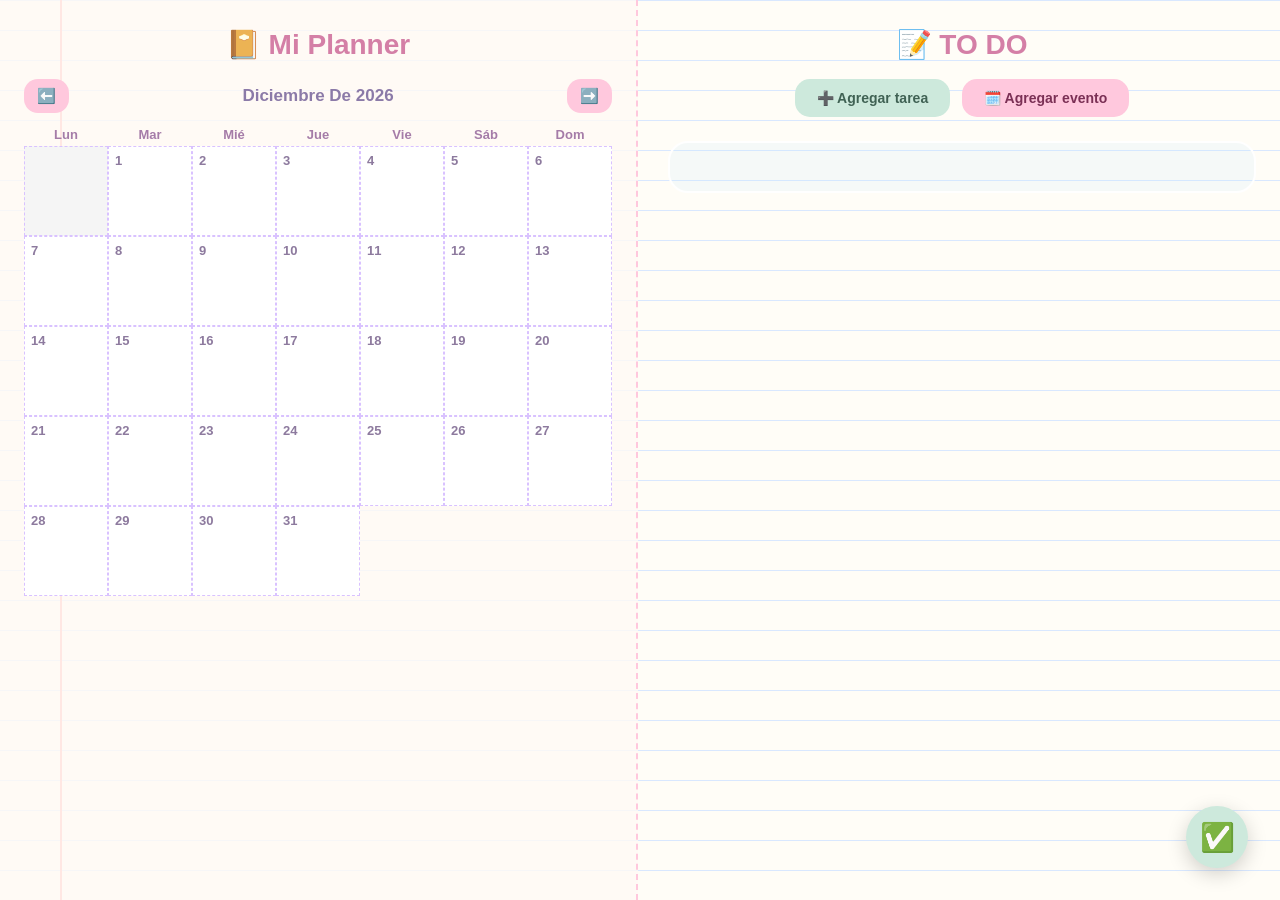
<file: index.html>
<!DOCTYPE html>
<html lang="es">
<head>
    <meta charset="UTF-8">
    <meta name="viewport" content="width=device-width, initial-scale=1.0">
    <title>Planner & TO DO</title>
    <link rel="stylesheet" href="style.css">
    <link rel="icon" type="img/png" href="./img/tarea-completada.png">
</head>
<body>

    <!-- ══════════════════════════════════
         LAYOUT PRINCIPAL: dos mitades
    ══════════════════════════════════ -->
    <div class="app-layout">

        <!-- ── MITAD IZQUIERDA: CALENDARIO ── -->
        <div class="panel panel-calendario">

            <h1 class="panel-titulo">📔 Mi Planner</h1>

            <!-- Navegación mes -->
            <div class="cal-navegacion">
                <button id="btnPrevMes">⬅️</button>
                <h2 id="calMes"></h2>
                <button id="btnNextMes">➡️</button>
            </div>

            <!-- Días de la semana -->
            <div class="cal-semana">
                <div>Lun</div><div>Mar</div><div>Mié</div>
                <div>Jue</div><div>Vie</div><div>Sáb</div><div>Dom</div>
            </div>

            <!-- Grid del calendario -->
            <div id="calendario"></div>

        </div>

        <!-- ── MITAD DERECHA: TO DO ── -->
        <div class="panel panel-todo">

            <h1 class="panel-titulo">📝 TO DO</h1>

            <!-- Botones de acción -->
            <div class="accion">
                <button class="btnAgregar" id="btnAgregarTarea">➕ Agregar tarea</button>
                <button class="btnAgregarEvento" id="btnAgregarEvento">🗓️ Agregar evento</button>
            </div>

            <!-- Pizarrón de notas -->
            <section class="pizarron" id="pizarron"></section>

        </div>
    </div>

    <!-- ══════════════════════════════════
         MODAL TAREA
    ══════════════════════════════════ -->
    <div class="modal" id="modalTarea">
        <div class="modal-content">
            <span class="close" id="closeTarea">&times;</span>
            <form class="task-form" id="taskForm">
                <div class="form-header">
                    <h2>✨ Nueva tarea</h2>
                    <p>Organiza tu día de una forma sencilla.</p>
                </div>

                <!-- Fila 1 -->
                <div class="row">
                    <div class="input-group flex2">
                        <label>Título</label>
                        <input type="text" id="titulo" placeholder="¿Qué debes hacer?">
                    </div>
                    <div class="input-group">
                        <label>Categoría</label>
                        <select id="categoria">
                            <option>Escuela</option>
                            <option>Trabajo</option>
                            <option>Personal</option>
                        </select>
                    </div>
                </div>

                <!-- Descripción -->
                <div class="input-group">
                    <label>Descripción</label>
                    <textarea id="descripcion" rows="3" placeholder="Agrega una descripción..."></textarea>
                </div>

                <!-- Fila 2 -->
                <div class="row">
                    <div class="input-group">
                        <label>Fecha</label>
                        <input type="date" id="fecha">
                    </div>
                    <div class="input-group">
                        <label>Hora</label>
                        <input type="time" id="hora">
                    </div>
                    <div class="input-group">
                        <label>Prioridad</label>
                        <select id="prioridad">
                            <option>🟢 Baja</option>
                            <option>🟡 Media</option>
                            <option>🔴 Alta</option>
                        </select>
                    </div>
                </div>

                <!-- Fila 3 -->
                <div class="row">
                    <div class="input-group flex2">
                        <label>Etiquetas</label>
                        <input type="text" id="etiquetas" placeholder="#Proyecto #Escuela">
                    </div>
                </div>

                <!-- Color -->
                <div class="input-group">
                    <label>Color de la tarjeta</label>
                    <div class="selector-color">
                        <button type="button" class="color" data-color="#F0D9EF"></button>
                        <button type="button" class="color" data-color="#FCDCE1"></button>
                        <button type="button" class="color" data-color="#FFE6BB"></button>
                        <button type="button" class="color" data-color="#E9ECCE"></button>
                        <button type="button" class="color" data-color="#CDE9DC"></button>
                        <button type="button" class="color" data-color="#C4DFE5"></button>
                    </div>
                </div>

                <!-- Botones -->
                <div class="form-buttons">
                    <button type="reset" class="btn-cancelar" id="btnCancelarTarea">Cancelar</button>
                    <button type="submit" class="btn-guardar" id="btnGuardar">Guardar</button>
                </div>
            </form>
        </div>
    </div>

    <!-- ══════════════════════════════════
         MODAL EVENTO (calendario)
    ══════════════════════════════════ -->
    <div class="modal" id="modalEvento">
        <div class="modal-content modal-evento-content">
            <span class="close" id="closeEvento">&times;</span>
            <div class="form-header">
                <h2>🗓️ Nuevo evento</h2>
                <p id="eventoFechaLabel">Selecciona una fecha</p>
            </div>

            <div class="input-group">
                <label>Fecha</label>
                <input type="date" id="eventoFecha">
            </div>
            <div class="input-group">
                <label>Nombre del evento</label>
                <input type="text" id="eventoTitulo" placeholder="¿Qué ocurre ese día?">
            </div>
            <div class="input-group">
                <label>Hora</label>
                <input type="time" id="eventoHora">
            </div>
            <div class="input-group">
                <label>Detalles</label>
                <textarea id="eventoDescripcion" rows="3" placeholder="Información adicional..."></textarea>
            </div>

            <div class="input-group">
                <label>Color del evento</label>
                <div class="selector-color selector-color-evento">
                    <button type="button" class="color-ev" data-color="#ffe5ec" style="background:#ffe5ec"></button>
                    <button type="button" class="color-ev" data-color="#ffd6a5" style="background:#ffd6a5"></button>
                    <button type="button" class="color-ev" data-color="#fdffb6" style="background:#fdffb6"></button>
                    <button type="button" class="color-ev" data-color="#caffbf" style="background:#caffbf"></button>
                    <button type="button" class="color-ev" data-color="#a0c4ff" style="background:#a0c4ff"></button>
                    <button type="button" class="color-ev" data-color="#e8c9f5" style="background:#e8c9f5"></button>
                </div>
            </div>

            <div class="form-buttons">
                <button type="button" class="btn-cancelar" id="btnCancelarEvento">Cancelar</button>
                <button type="button" class="btn-guardar" id="btnGuardarEvento">Guardar 🌷</button>
            </div>
        </div>
    </div>

    <!-- ══════════════════════════════════
         HISTORIAL DE COMPLETADAS
    ══════════════════════════════════ -->

    <!-- Botón flotante -->
    <button class="btn-historial" id="btnHistorial" title="Tareas completadas">
        ✅
        <span class="historial-badge" id="historialBadge">0</span>
    </button>

    <!-- Panel deslizable -->
    <div class="historial-panel" id="historialPanel">
        <div class="historial-header">
            <h3>🏆 Completadas</h3>
            <button class="historial-cerrar" id="historialCerrar">&times;</button>
        </div>
        <ul class="historial-lista" id="historialLista"></ul>
    </div>

    <script src="script.js"></script>
</body>
</html>
</file>
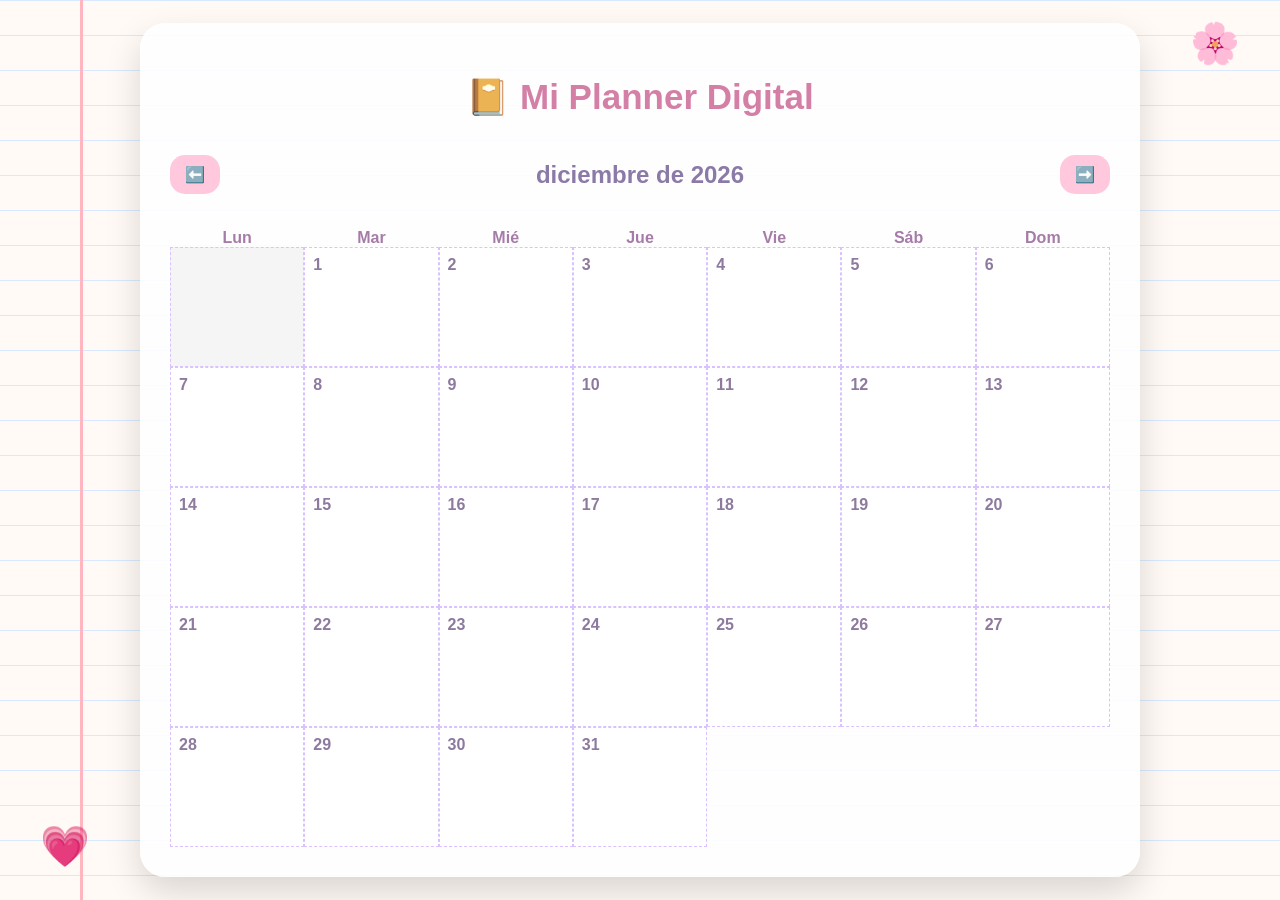
<file: calendario.html>
<!DOCTYPE html>
<html lang="es">
<head>

<meta charset="UTF-8">
<meta name="viewport" content="width=device-width, initial-scale=1.0">

<title>Mi Planner Digital 🌸</title>


<style>

*{
    box-sizing:border-box;
    font-family:"Comic Sans MS", "Segoe UI", sans-serif;
}


body{

    margin:0;

    min-height:100vh;

    display:flex;
    justify-content:center;
    align-items:center;


    /* Fondo libreta */
    background-color:#fffaf5;

    background-image:

    linear-gradient(
        to right,
        transparent 80px,
        #ffb6c1 80px,
        #ffb6c1 83px,
        transparent 83px
    ),

    linear-gradient(
        #d8e9ff 1px,
        transparent 1px
    );

    background-size:
    100% 100%,
    100% 35px;

}



/* Hoja principal */

.planner{

    width:95%;
    max-width:1000px;

    background:#ffffffdd;

    padding:30px;

    border-radius:25px;


    box-shadow:
    0 15px 35px rgba(0,0,0,.15);


}



/* Titulo */

.titulo{

    text-align:center;

    color:#d47fa6;

    font-size:35px;

}



/* Navegación */

.navegacion{

    display:flex;

    justify-content:space-between;

    align-items:center;

}



button{

    border:none;

    cursor:pointer;

    padding:10px 15px;

    border-radius:15px;

    background:#ffc8dd;

    font-size:16px;

}


button:hover{

    transform:scale(1.05);

}



/* Nombre del mes */

#mes{

    color:#8b7aa8;

}



/* Dias */

.semana{

    margin-top:20px;

    display:grid;

    grid-template-columns:repeat(7,1fr);

    text-align:center;

    color:#a57ca8;

    font-weight:bold;

}



#calendario{

    display:grid;

    grid-template-columns:repeat(7,1fr);

}



/* Casillas */

.dia{

    min-height:120px;

    border:1px dashed #d9c2ff;

    padding:8px;

    cursor:pointer;

    background:#fff;

}



.dia:hover{

    background:#fff0f6;

}



.numero{

    font-weight:bold;

    color:#8d7a9e;

}



.otro{

    background:#f5f5f5;

}



.evento{

    margin-top:8px;

    padding:7px;

    border-radius:12px;

    background:#ffe5ec;

    color:#7b5570;

    font-size:13px;

}



/* Modal */


.modal{

    display:none;

    position:fixed;

    inset:0;

    background:#0005;

    justify-content:center;

    align-items:center;

}



.caja{


    background:#fff;

    width:350px;

    padding:30px;

    border-radius:25px;


    box-shadow:
    0 10px 30px #999;


}



.caja h2{

    text-align:center;

    color:#d47fa6;

}



input,textarea{


    width:100%;

    margin:10px 0;

    padding:12px;


    border-radius:15px;

    border:1px solid #e6c9dc;


}



textarea{

    height:90px;

}



.guardar{

    background:#b8e0d2;

}


.cancelar{

    background:#ffcad4;

}



/* Decoraciones */

.sticker{

    position:absolute;

    font-size:40px;

}



.flor{

    top:20px;

    right:40px;

}


.corazon{

    bottom:30px;

    left:40px;

}



</style>


</head>



<body>


<div class="sticker flor">
🌸
</div>


<div class="sticker corazon">
💗
</div>



<div class="planner">


<h1 class="titulo">
📔 Mi Planner Digital
</h1>



<div class="navegacion">


<button onclick="cambiarMes(-1)">
⬅️
</button>


<h2 id="mes"></h2>


<button onclick="cambiarMes(1)">
➡️
</button>


</div>



<div class="semana">

<div>Lun</div>
<div>Mar</div>
<div>Mié</div>
<div>Jue</div>
<div>Vie</div>
<div>Sáb</div>
<div>Dom</div>

</div>



<div id="calendario"></div>



</div>




<!-- Ventana evento -->


<div class="modal" id="modal">


<div class="caja">


<h2>
✨ Nuevo evento
</h2>


<input 
id="titulo"
placeholder="Nombre del evento">


<input 
id="hora"
type="time">



<textarea 
id="descripcion"
placeholder="Detalles...">
</textarea>



<button class="guardar" onclick="guardarEvento()">

Guardar 🌷

</button>



<button class="cancelar" onclick="cerrarModal()">

Cancelar

</button>



</div>


</div>




<script>


let fecha = new Date();


let seleccionado="";



let eventos =
JSON.parse(localStorage.getItem("planner")) || {};




function dibujar(){


let calendario =
document.getElementById("calendario");


calendario.innerHTML="";



let año=fecha.getFullYear();

let mes=fecha.getMonth();



document.getElementById("mes")
.innerHTML=

fecha.toLocaleDateString(
"es-ES",
{
month:"long",
year:"numeric"
}
);




let inicio =
new Date(año,mes,1)
.getDay();



inicio =
inicio===0 ? 6 : inicio-1;



let total =
new Date(año,mes+1,0)
.getDate();



for(let i=0;i<inicio;i++){


let div=document.createElement("div");

div.className="dia otro";

calendario.appendChild(div);


}



for(let d=1;d<=total;d++){



let div=document.createElement("div");

div.className="dia";


let id =
`${año}-${mes}-${d}`;



div.innerHTML=
`
<div class="numero">
${d}
</div>
`;



if(eventos[id]){


div.innerHTML+=

`
<div class="evento">

🌸 ${eventos[id].titulo}

<br>

⏰ ${eventos[id].hora}

<br>

<button onclick="eliminar('${id}')">

🗑️

</button>

</div>

`;

}



div.onclick=()=>{


seleccionado=id;

document.getElementById("modal")
.style.display="flex";


};



calendario.appendChild(div);


}


}




function guardarEvento(){



let titulo=
document.getElementById("titulo").value;


let hora=
document.getElementById("hora").value;



let descripcion=
document.getElementById("descripcion").value;



eventos[seleccionado]={

titulo,
hora,
descripcion

};



localStorage.setItem(
"planner",
JSON.stringify(eventos)
);



cerrarModal();

dibujar();


}




function eliminar(id){


delete eventos[id];


localStorage.setItem(
"planner",
JSON.stringify(eventos)
);


dibujar();


}





function cerrarModal(){


document.getElementById("modal")
.style.display="none";


}



function cambiarMes(valor){


fecha.setMonth(
fecha.getMonth()+valor
);


dibujar();


}



dibujar();


</script>


</body>
</html>
</file>
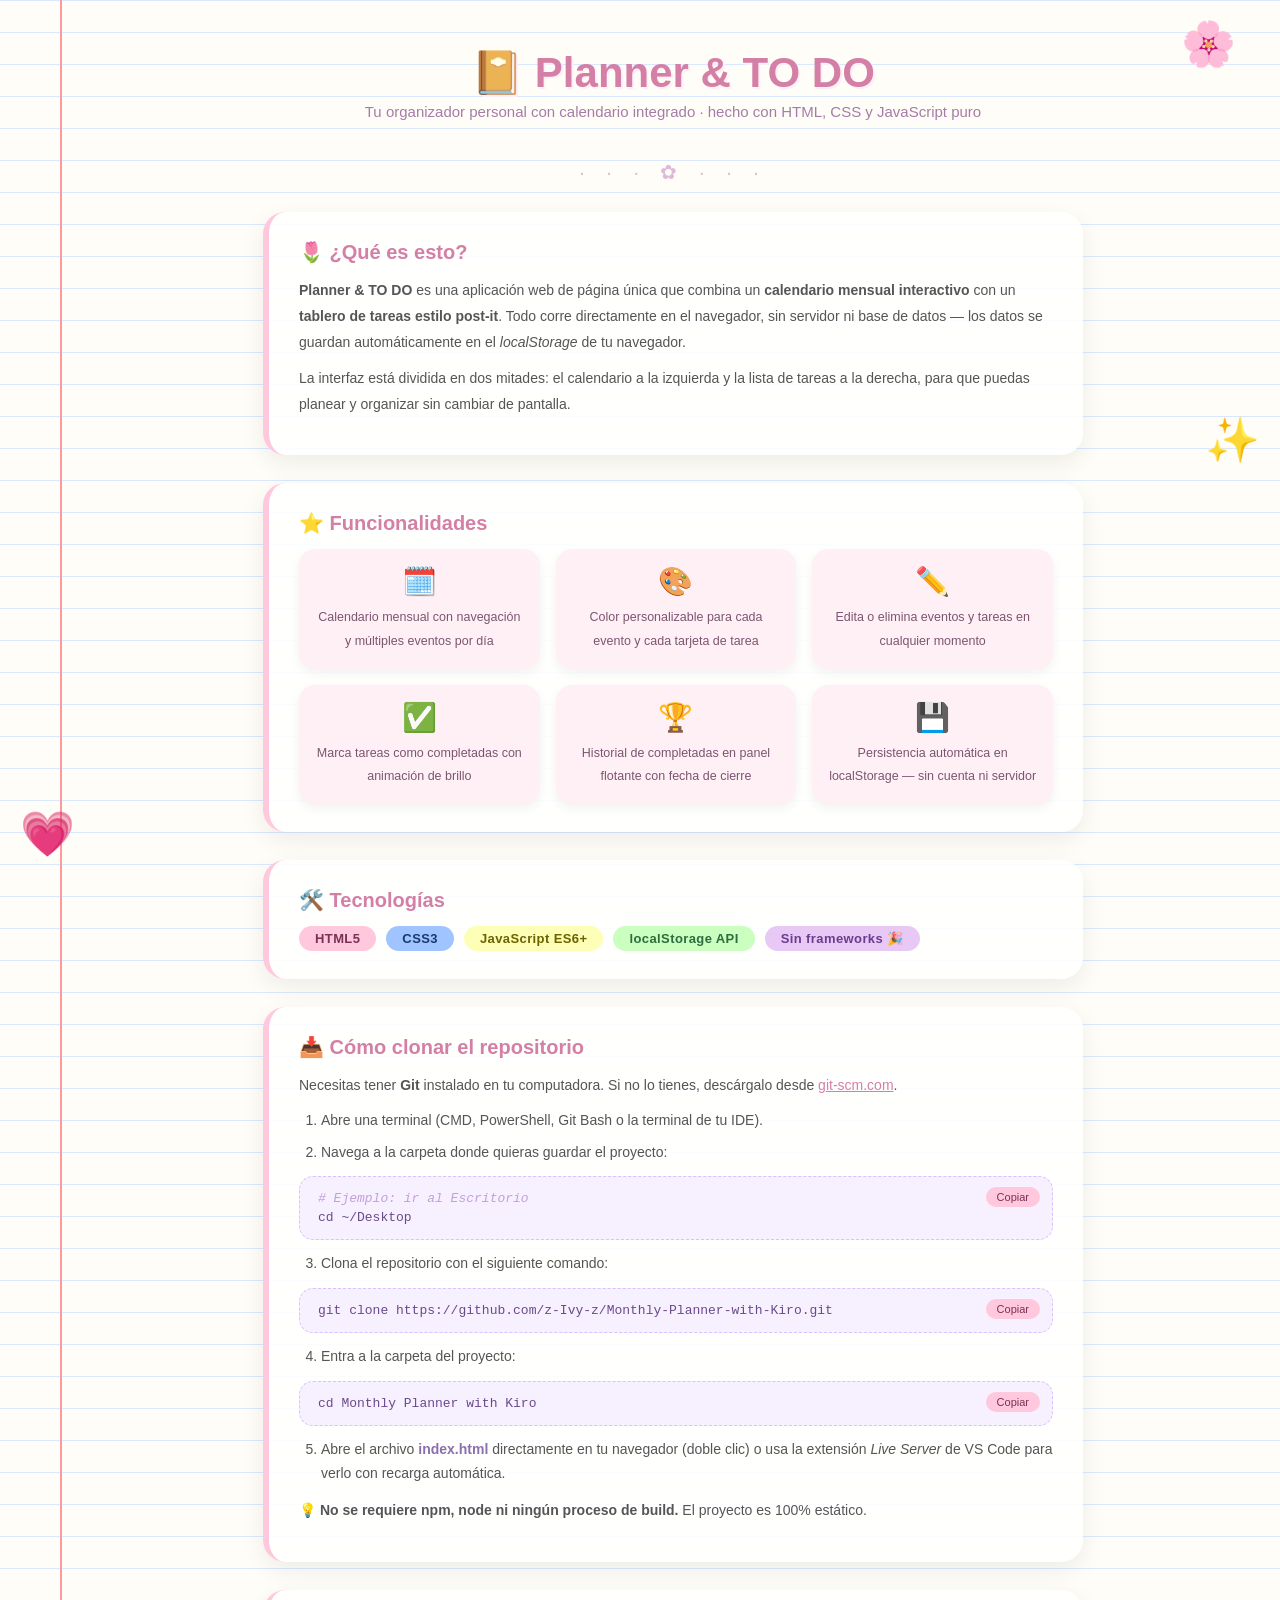
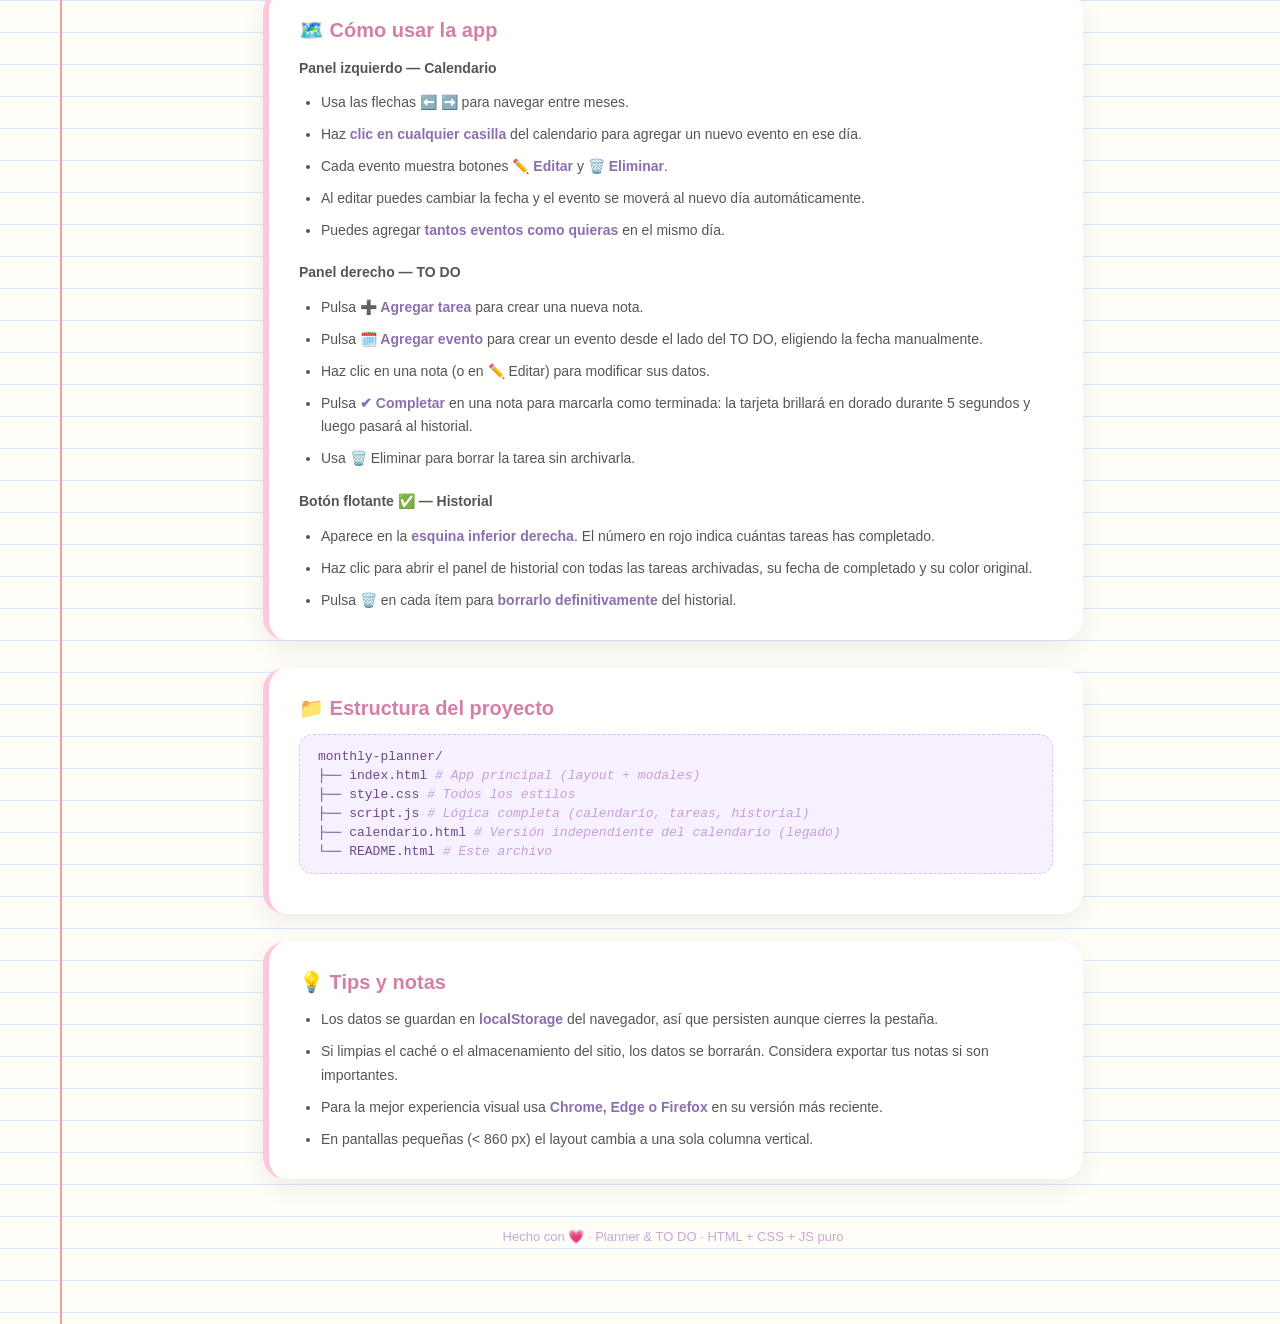
<file: README.html>
<!DOCTYPE html>
<html lang="es">
<head>
    <meta charset="UTF-8">
    <meta name="viewport" content="width=device-width, initial-scale=1.0">
    <title>README — Planner & TO DO</title>
    <style>

        /* ── Base ── */
        * { margin: 0; padding: 0; box-sizing: border-box; }

        body {
            font-family: "Comic Sans MS", "Segoe UI", sans-serif;
            min-height: 100vh;
            background-color: #fffdf7;
            background-image:
                linear-gradient(to right,
                    transparent 0, transparent 60px,
                    #ff9a9a 60px, #ff9a9a 62px,
                    transparent 62px),
                linear-gradient(to bottom, #d9e8ff 1px, transparent 1px);
            background-size: 100% 100%, 100% 32px;
            padding: 48px 24px 80px 90px;
            color: #444;
        }

        /* ── Stickers decorativos ── */
        .sticker {
            position: fixed;
            font-size: 44px;
            user-select: none;
            pointer-events: none;
        }
        .s1 { top: 18px;  right: 44px; }
        .s2 { bottom: 40px; left: 20px; }
        .s3 { top: 46%;  right: 20px; }

        /* ── Contenedor central ── */
        .hoja {
            max-width: 820px;
            margin: 0 auto;
        }

        /* ── Título ── */
        .titulo-principal {
            text-align: center;
            color: #d47fa6;
            font-size: 42px;
            margin-bottom: 6px;
            text-shadow: 2px 2px 0 #fff0f6;
        }

        .subtitulo {
            text-align: center;
            color: #a57ca8;
            font-size: 15px;
            margin-bottom: 40px;
        }

        /* ── Secciones ── */
        .seccion {
            background: #ffffffdd;
            border-radius: 22px;
            padding: 28px 30px;
            margin-bottom: 28px;
            box-shadow: 0 8px 24px rgba(0,0,0,.07);
            border-left: 6px solid #ffc8dd;
        }

        .seccion h2 {
            color: #d47fa6;
            font-size: 20px;
            margin-bottom: 14px;
            display: flex;
            align-items: center;
            gap: 8px;
        }

        .seccion p {
            line-height: 1.85;
            font-size: 14px;
            color: #555;
            margin-bottom: 10px;
        }

        /* ── Lista de pasos ── */
        ol, ul {
            padding-left: 22px;
            display: flex;
            flex-direction: column;
            gap: 8px;
        }

        li {
            font-size: 14px;
            line-height: 1.7;
            color: #555;
        }

        li strong { color: #8B6FAF; }

        /* ── Bloque de código ── */
        .code-block {
            background: #f7f0ff;
            border: 1.5px dashed #d9c2ff;
            border-radius: 14px;
            padding: 14px 18px;
            margin: 12px 0;
            font-family: "Courier New", monospace;
            font-size: 13px;
            color: #6a4a8a;
            position: relative;
            overflow-x: auto;
        }

        .code-block .cmd-line {
            display: block;
            margin-bottom: 4px;
        }

        .code-block .cmd-line:last-child { margin-bottom: 0; }

        .code-comment {
            color: #c49fda;
            font-style: italic;
        }

        /* Botón copiar */
        .btn-copiar {
            position: absolute;
            top: 10px; right: 12px;
            background: #ffc8dd;
            color: #7b3055;
            border: none;
            border-radius: 10px;
            padding: 4px 11px;
            font-size: 11px;
            cursor: pointer;
            font-family: "Comic Sans MS", "Segoe UI", sans-serif;
            transition: background .2s;
        }
        .btn-copiar:hover { background: #ffb0cc; }

        /* ── Tarjetas de features ── */
        .features {
            display: grid;
            grid-template-columns: repeat(auto-fill, minmax(200px, 1fr));
            gap: 16px;
            margin-top: 10px;
        }

        .feature-card {
            background: #fff0f6;
            border-radius: 16px;
            padding: 16px;
            text-align: center;
            box-shadow: 0 4px 12px rgba(0,0,0,.06);
            transition: transform .2s;
        }

        .feature-card:hover { transform: translateY(-4px); }

        .feature-card .icon { font-size: 28px; margin-bottom: 8px; }

        .feature-card p {
            font-size: 12.5px;
            color: #7b5570;
            margin: 0;
        }

        /* ── Badge tecnología ── */
        .badge-row {
            display: flex;
            flex-wrap: wrap;
            gap: 10px;
            margin-top: 10px;
        }

        .badge {
            background: #e8c9f5;
            color: #6a3d8f;
            border-radius: 20px;
            padding: 5px 16px;
            font-size: 13px;
            font-weight: bold;
            letter-spacing: .4px;
        }

        .badge.verde  { background: #caffbf; color: #2e6b3e; }
        .badge.azul   { background: #a0c4ff; color: #1a3a6e; }
        .badge.rosa   { background: #ffc8dd; color: #7b3055; }
        .badge.amarillo { background: #fdffb6; color: #6b6200; }

        /* ── Separador ── */
        .sep {
            text-align: center;
            color: #e0b8d8;
            font-size: 20px;
            letter-spacing: 8px;
            margin: 8px 0 28px;
        }

        /* ── Footer ── */
        footer {
            text-align: center;
            color: #c9a8d4;
            font-size: 13px;
            margin-top: 50px;
        }

        /* ── Scrollbar ── */
        ::-webkit-scrollbar { width: 7px; }
        ::-webkit-scrollbar-thumb { background: #D8D8E8; border-radius: 20px; }
        ::-webkit-scrollbar-track { background: #F5F5FA; }

    </style>
</head>
<body>

    <div class="sticker s1">🌸</div>
    <div class="sticker s2">💗</div>
    <div class="sticker s3">✨</div>

    <div class="hoja">

        <!-- ══ TÍTULO ══ -->
        <h1 class="titulo-principal">📔 Planner & TO DO</h1>
        <p class="subtitulo">Tu organizador personal con calendario integrado · hecho con HTML, CSS y JavaScript puro</p>

        <div class="sep">· · · ✿ · · ·</div>

        <!-- ══ QUÉ ES ══ -->
        <div class="seccion">
            <h2>🌷 ¿Qué es esto?</h2>
            <p>
                <strong>Planner & TO DO</strong> es una aplicación web de página única que combina
                un <strong>calendario mensual interactivo</strong> con un <strong>tablero de tareas estilo post-it</strong>.
                Todo corre directamente en el navegador, sin servidor ni base de datos —
                los datos se guardan automáticamente en el <em>localStorage</em> de tu navegador.
            </p>
            <p>
                La interfaz está dividida en dos mitades: el calendario a la izquierda y la lista de
                tareas a la derecha, para que puedas planear y organizar sin cambiar de pantalla.
            </p>
        </div>

        <!-- ══ FEATURES ══ -->
        <div class="seccion">
            <h2>⭐ Funcionalidades</h2>
            <div class="features">
                <div class="feature-card">
                    <div class="icon">🗓️</div>
                    <p>Calendario mensual con navegación y múltiples eventos por día</p>
                </div>
                <div class="feature-card">
                    <div class="icon">🎨</div>
                    <p>Color personalizable para cada evento y cada tarjeta de tarea</p>
                </div>
                <div class="feature-card">
                    <div class="icon">✏️</div>
                    <p>Edita o elimina eventos y tareas en cualquier momento</p>
                </div>
                <div class="feature-card">
                    <div class="icon">✅</div>
                    <p>Marca tareas como completadas con animación de brillo</p>
                </div>
                <div class="feature-card">
                    <div class="icon">🏆</div>
                    <p>Historial de completadas en panel flotante con fecha de cierre</p>
                </div>
                <div class="feature-card">
                    <div class="icon">💾</div>
                    <p>Persistencia automática en localStorage — sin cuenta ni servidor</p>
                </div>
            </div>
        </div>

        <!-- ══ TECNOLOGÍAS ══ -->
        <div class="seccion">
            <h2>🛠️ Tecnologías</h2>
            <div class="badge-row">
                <span class="badge rosa">HTML5</span>
                <span class="badge azul">CSS3</span>
                <span class="badge amarillo">JavaScript ES6+</span>
                <span class="badge verde">localStorage API</span>
                <span class="badge">Sin frameworks 🎉</span>
            </div>
        </div>

        <!-- ══ CLONAR ══ -->
        <div class="seccion">
            <h2>📥 Cómo clonar el repositorio</h2>
            <p>Necesitas tener <strong>Git</strong> instalado en tu computadora.
               Si no lo tienes, descárgalo desde
               <a href="https://git-scm.com" style="color:#d47fa6">git-scm.com</a>.
            </p>

            <ol>
                <li>Abre una terminal (CMD, PowerShell, Git Bash o la terminal de tu IDE).</li>
                <li>Navega a la carpeta donde quieras guardar el proyecto:</li>
            </ol>

            <div class="code-block">
                <button class="btn-copiar" onclick="copiar(this, 'cd ~/Desktop')">Copiar</button>
                <span class="cmd-line"><span class="code-comment"># Ejemplo: ir al Escritorio</span></span>
                <span class="cmd-line">cd ~/Desktop</span>
            </div>

            <ol start="3">
                <li>Clona el repositorio con el siguiente comando:</li>
            </ol>

            <div class="code-block" id="cmd-clone">
                <button class="btn-copiar" onclick="copiar(this, 'git clone https://github.com/tu-usuario/monthly-planner.git')">Copiar</button>
                <span class="cmd-line">git clone https://github.com/z-Ivy-z/Monthly-Planner-with-Kiro.git</span>
            </div>

            <ol start="4">
                <li>Entra a la carpeta del proyecto:</li>
            </ol>

            <div class="code-block">
                <button class="btn-copiar" onclick="copiar(this, 'cd monthly-planner')">Copiar</button>
                <span class="cmd-line">cd Monthly Planner with Kiro</span>
            </div>

            <ol start="5">
                <li>Abre el archivo <strong>index.html</strong> directamente en tu navegador
                    (doble clic) o usa la extensión <em>Live Server</em> de VS Code para verlo con recarga automática.</li>
            </ol>

            <p style="margin-top:12px">
                💡 <strong>No se requiere npm, node ni ningún proceso de build.</strong>
                El proyecto es 100% estático.
            </p>
        </div>

        <!-- ══ CÓMO USAR ══ -->
        <div class="seccion">
            <h2>🗺️ Cómo usar la app</h2>

            <p><strong>Panel izquierdo — Calendario</strong></p>
            <ul>
                <li>Usa las flechas <strong>⬅️ ➡️</strong> para navegar entre meses.</li>
                <li>Haz <strong>clic en cualquier casilla</strong> del calendario para agregar un nuevo evento en ese día.</li>
                <li>Cada evento muestra botones <strong>✏️ Editar</strong> y <strong>🗑️ Eliminar</strong>.</li>
                <li>Al editar puedes cambiar la fecha y el evento se moverá al nuevo día automáticamente.</li>
                <li>Puedes agregar <strong>tantos eventos como quieras</strong> en el mismo día.</li>
            </ul>

            <br>
            <p><strong>Panel derecho — TO DO</strong></p>
            <ul>
                <li>Pulsa <strong>➕ Agregar tarea</strong> para crear una nueva nota.</li>
                <li>Pulsa <strong>🗓️ Agregar evento</strong> para crear un evento desde el lado del TO DO, eligiendo la fecha manualmente.</li>
                <li>Haz clic en una nota (o en ✏️ Editar) para modificar sus datos.</li>
                <li>Pulsa <strong>✔ Completar</strong> en una nota para marcarla como terminada:
                    la tarjeta brillará en dorado durante 5 segundos y luego pasará al historial.</li>
                <li>Usa 🗑️ Eliminar para borrar la tarea sin archivarla.</li>
            </ul>

            <br>
            <p><strong>Botón flotante ✅ — Historial</strong></p>
            <ul>
                <li>Aparece en la <strong>esquina inferior derecha</strong>. El número en rojo indica cuántas tareas has completado.</li>
                <li>Haz clic para abrir el panel de historial con todas las tareas archivadas, su fecha de completado y su color original.</li>
                <li>Pulsa 🗑️ en cada ítem para <strong>borrarlo definitivamente</strong> del historial.</li>
            </ul>
        </div>

        <!-- ══ ESTRUCTURA ══ -->
        <div class="seccion">
            <h2>📁 Estructura del proyecto</h2>
            <div class="code-block">
                <span class="cmd-line">monthly-planner/</span>
                <span class="cmd-line">├── index.html        <span class="code-comment"># App principal (layout + modales)</span></span>
                <span class="cmd-line">├── style.css         <span class="code-comment"># Todos los estilos</span></span>
                <span class="cmd-line">├── script.js         <span class="code-comment"># Lógica completa (calendario, tareas, historial)</span></span>
                <span class="cmd-line">├── calendario.html   <span class="code-comment"># Versión independiente del calendario (legado)</span></span>
                <span class="cmd-line">└── README.html       <span class="code-comment"># Este archivo</span></span>
            </div>
        </div>

        <!-- ══ TIPS ══ -->
        <div class="seccion">
            <h2>💡 Tips y notas</h2>
            <ul>
                <li>Los datos se guardan en <strong>localStorage</strong> del navegador, así que persisten aunque cierres la pestaña.</li>
                <li>Si limpias el caché o el almacenamiento del sitio, los datos se borrarán. Considera exportar tus notas si son importantes.</li>
                <li>Para la mejor experiencia visual usa <strong>Chrome, Edge o Firefox</strong> en su versión más reciente.</li>
                <li>En pantallas pequeñas (&lt; 860 px) el layout cambia a una sola columna vertical.</li>
            </ul>
        </div>

        <footer>
            Hecho con 💗 · Planner &amp; TO DO · HTML + CSS + JS puro
        </footer>

    </div>

    <script>
        function copiar(btn, texto) {
            navigator.clipboard.writeText(texto).then(() => {
                const orig = btn.textContent;
                btn.textContent = "¡Copiado! ✓";
                btn.style.background = "#caffbf";
                btn.style.color      = "#2e6b3e";
                setTimeout(() => {
                    btn.textContent      = orig;
                    btn.style.background = "";
                    btn.style.color      = "";
                }, 1800);
            });
        }
    </script>

</body>
</html>
</file>
<file: style.css>
/* ══════════════════════════════════════════════════
   RESET & BASE
══════════════════════════════════════════════════ */
* {
    margin: 0;
    padding: 0;
    box-sizing: border-box;
    font-family: 'Poppins', sans-serif;
}

body {
    min-height: 100vh;
    background-color: #fffdf7;
    background-image:
        linear-gradient(to right, transparent 0, transparent 60px, #ff9a9a 60px, #ff9a9a 62px, transparent 62px),
        linear-gradient(to bottom, #d9e8ff 1px, transparent 1px);
    background-size: 100% 100%, 100% 30px;
    overflow: hidden; /* sin scroll en el body, cada panel scrollea */
}

/* ══════════════════════════════════════════════════
   LAYOUT: DOS MITADES
══════════════════════════════════════════════════ */
.app-layout {
    display: flex;
    height: 100vh;
    width: 100vw;
}

.panel {
    flex: 1;
    height: 100vh;
    overflow-y: auto;
    padding: 28px 24px;
}

/* Divisor visual entre paneles */
.panel-calendario {
    border-right: 2px dashed #ffc8dd;
    background: #fffaf5cc;
    /* Fondo libreta heredado del body */
}

.panel-todo {
    background: transparent;
    padding-left: 30px;
}

.panel-titulo {
    text-align: center;
    color: #d47fa6;
    font-size: 28px;
    margin-bottom: 18px;
    font-family: "Comic Sans MS", "Segoe UI", sans-serif;
}

/* ══════════════════════════════════════════════════
   CALENDARIO
══════════════════════════════════════════════════ */
.cal-navegacion {
    display: flex;
    justify-content: space-between;
    align-items: center;
    margin-bottom: 14px;
}

.cal-navegacion h2 {
    color: #8b7aa8;
    font-size: 17px;
    text-transform: capitalize;
}

.cal-navegacion button {
    border: none;
    cursor: pointer;
    padding: 8px 13px;
    border-radius: 14px;
    background: #ffc8dd;
    font-size: 15px;
    transition: transform .2s;
}

.cal-navegacion button:hover {
    transform: scale(1.08);
}

.cal-semana {
    display: grid;
    grid-template-columns: repeat(7, 1fr);
    text-align: center;
    color: #a57ca8;
    font-weight: bold;
    font-size: 13px;
    margin-bottom: 4px;
}

#calendario {
    display: grid;
    grid-template-columns: repeat(7, 1fr);
}

/* Celda día */
.dia {
    min-height: 90px;
    border: 1px dashed #d9c2ff;
    padding: 6px;
    cursor: pointer;
    background: #fff;
    transition: background .15s;
    position: relative;
}

.dia:hover {
    background: #fff0f6;
}

.numero {
    font-weight: bold;
    color: #8d7a9e;
    font-size: 13px;
}

.otro {
    background: #f5f5f5;
    cursor: default;
}

/* Evento dentro de celda */
.evento {
    margin-top: 5px;
    padding: 5px 7px;
    border-radius: 10px;
    background: #ffe5ec;
    color: #7b5570;
    font-size: 11px;
    line-height: 1.4;
    word-break: break-word;
    cursor: default;
}

.ev-body { margin-bottom: 4px; }

.ev-desc {
    color: inherit;
    opacity: .75;
    font-style: italic;
}

/* Botones de acción del evento (editar + eliminar) */
.ev-acciones {
    display: flex;
    gap: 4px;
    margin-top: 4px;
}

.btn-ev-editar,
.btn-ev-eliminar {
    flex: 1;
    padding: 2px 4px;
    border: none;
    background: rgba(255,255,255,.45);
    cursor: pointer;
    font-size: 11px;
    border-radius: 6px;
    transition: background .2s;
    text-align: center;
}

.btn-ev-editar:hover  { background: rgba(255,255,255,.75); transform: none; }
.btn-ev-eliminar:hover { background: rgba(255,150,150,.35); transform: none; }

/* ══════════════════════════════════════════════════
   BOTONES DE ACCIÓN (panel derecho)
══════════════════════════════════════════════════ */
.accion {
    display: flex;
    gap: 12px;
    justify-content: center;
    margin-bottom: 24px;
    flex-wrap: wrap;
}

.btnAgregar {
    background: #CDE9DC;
    color: #406254;
    border: none;
    border-radius: 15px;
    padding: 11px 22px;
    cursor: pointer;
    transition: .25s;
    font-weight: 600;
    font-size: 14px;
}

.btnAgregar:hover {
    background: #B8DFC8;
    transform: translateY(-2px);
}

.btnAgregarEvento {
    background: #ffc8dd;
    color: #7b3055;
    border: none;
    border-radius: 15px;
    padding: 11px 22px;
    cursor: pointer;
    transition: .25s;
    font-weight: 600;
    font-size: 14px;
}

.btnAgregarEvento:hover {
    background: #ffb0cc;
    transform: translateY(-2px);
}

/* ══════════════════════════════════════════════════
   PIZARRÓN DE NOTAS
══════════════════════════════════════════════════ */
.pizarron {
    width: 100%;
    border-radius: 20px;
    background: #c1e8ff2a;
    display: grid;
    grid-template-columns: repeat(auto-fill, minmax(220px, 1fr));
    gap: 20px;
    padding: 24px;
    border: 2px solid #ffffff;
}

.nota {
    padding: 18px;
    border-radius: 20px;
    box-shadow: 0 8px 18px rgba(0,0,0,.08);
    animation: aparecer .3s;
    transition: transform .2s, box-shadow .2s;
    cursor: pointer;
    position: relative;
}

.nota:hover {
    transform: translateY(-5px);
    box-shadow: 0 12px 24px rgba(0,0,0,.13);
}

.nota h3 {
    margin-bottom: 12px;
}

.nota p {
    margin: 6px 0;
    font-size: 13px;
}

/* Botones de acción de la nota */
.nota-acciones {
    display: flex;
    gap: 6px;
    margin-top: 14px;
    flex-wrap: wrap;
}

.btn-completar,
.btn-editar-nota,
.btn-eliminar {
    flex: 1;
    min-width: 60px;
    padding: 7px 4px;
    border: none;
    border-radius: 13px;
    background: #ffffff;
    color: #5c5c5c;
    font-weight: 600;
    cursor: pointer;
    transition: .25s;
    font-size: 11px;
    text-align: center;
}

.btn-completar {
    background: #d4f5e2;
    color: #2e7d52;
}

.btn-completar:hover {
    background: #b6edce;
    transform: translateY(-1px);
}

.btn-editar-nota:hover {
    background: #e8e8f8;
    transform: translateY(-1px);
}

.btn-eliminar:hover {
    background: #ffe0e0;
    color: #c0392b;
    transform: translateY(-1px);
}

@keyframes aparecer {
    from { opacity: 0; transform: scale(.85); }
    to   { opacity: 1; transform: scale(1); }
}

/* ══════════════════════════════════════════════════
   NOTA COMPLETADA — brillo y salida
══════════════════════════════════════════════════ */

.nota-completada {
    animation: brillo 5s ease forwards !important;
    pointer-events: none;
}

@keyframes brillo {
    0%   { box-shadow: 0 8px 18px rgba(0,0,0,.08); filter: brightness(1); }
    10%  { box-shadow: 0 0 30px 8px #ffe97a, 0 0 60px 16px #ffd700aa; filter: brightness(1.25); }
    40%  { box-shadow: 0 0 40px 12px #ffe97a, 0 0 80px 24px #ffd700aa; filter: brightness(1.35); }
    80%  { box-shadow: 0 0 25px 8px #ffe97a88; filter: brightness(1.15); }
    100% { box-shadow: 0 8px 18px rgba(0,0,0,.08); filter: brightness(1); opacity: 1; }
}

.nota-salida {
    animation: volarDerecha .6s ease forwards !important;
}

@keyframes volarDerecha {
    from { opacity: 1; transform: translateX(0) scale(1); }
    to   { opacity: 0; transform: translateX(120%) scale(.6); }
}

/* ══════════════════════════════════════════════════
   BOTÓN FLOTANTE — historial
══════════════════════════════════════════════════ */

.btn-historial {
    position: fixed;
    bottom: 32px;
    right: 32px;
    width: 62px;
    height: 62px;
    border-radius: 50%;
    border: none;
    background: #CDE9DC;
    color: #fff;
    font-size: 28px;
    cursor: pointer;
    box-shadow: 0 6px 20px rgba(0,0,0,.18);
    transition: transform .25s, box-shadow .25s;
    z-index: 900;
    display: flex;
    align-items: center;
    justify-content: center;
}

.btn-historial:hover {
    transform: scale(1.1) translateY(-3px);
    box-shadow: 0 10px 28px rgba(0,0,0,.22);
}

.historial-badge {
    position: absolute;
    top: -4px;
    right: -4px;
    background: #e05c7a;
    color: #fff;
    font-size: 11px;
    font-weight: 700;
    border-radius: 50%;
    width: 22px;
    height: 22px;
    display: flex;
    align-items: center;
    justify-content: center;
    border: 2px solid #fff;
    font-family: 'Poppins', sans-serif;
}

/* ══════════════════════════════════════════════════
   PANEL HISTORIAL
══════════════════════════════════════════════════ */

.historial-panel {
    position: fixed;
    bottom: 105px;
    right: 32px;
    width: 340px;
    max-height: 480px;
    background: #fff;
    border-radius: 24px;
    box-shadow: 0 20px 50px rgba(0,0,0,.18);
    z-index: 800;
    display: flex;
    flex-direction: column;
    overflow: hidden;
    transform: translateY(20px) scale(.95);
    opacity: 0;
    pointer-events: none;
    transition: transform .3s, opacity .3s;
}

.historial-panel.open {
    transform: translateY(0) scale(1);
    opacity: 1;
    pointer-events: auto;
}

.historial-header {
    display: flex;
    justify-content: space-between;
    align-items: center;
    padding: 18px 20px 14px;
    border-bottom: 1px solid #f0f0f0;
}

.historial-header h3 {
    color: #8B6FAF;
    font-size: 17px;
    margin: 0;
}

.historial-cerrar {
    background: none;
    border: none;
    font-size: 22px;
    cursor: pointer;
    color: #aaa;
    line-height: 1;
    padding: 0 4px;
    transition: color .2s;
}
.historial-cerrar:hover { color: #e05c7a; transform: none; }

.historial-lista {
    list-style: none;
    overflow-y: auto;
    flex: 1;
    padding: 12px 16px;
    display: flex;
    flex-direction: column;
    gap: 10px;
}

.historial-vacio {
    text-align: center;
    color: #bbb;
    font-size: 13px;
    padding: 24px 0;
}

.historial-item {
    display: flex;
    align-items: flex-start;
    gap: 10px;
    padding: 10px 12px;
    border-radius: 14px;
    background: #fafafa;
    border-left: 4px solid #ccc;
}

.hi-info {
    flex: 1;
    display: flex;
    flex-direction: column;
    gap: 2px;
}

.hi-info strong {
    font-size: 13px;
    color: #444;
}

.hi-meta {
    font-size: 11px;
    color: #999;
}

.hi-desc {
    font-size: 11px;
    color: #aaa;
    font-style: italic;
}

.hi-completada {
    font-size: 11px;
    color: #7bc99a;
    font-weight: 600;
    margin-top: 2px;
}

.btn-hi-borrar {
    background: none;
    border: none;
    cursor: pointer;
    font-size: 15px;
    padding: 2px 4px;
    border-radius: 8px;
    transition: background .2s;
    flex-shrink: 0;
    align-self: center;
}
.btn-hi-borrar:hover { background: #ffe0e0; transform: none; }

/* ══════════════════════════════════════════════════
   MODAL BASE
══════════════════════════════════════════════════ */
.modal {
    position: fixed;
    top: 0; left: 0;
    width: 100%; height: 100%;
    background: rgba(0,0,0,.35);
    display: flex;
    justify-content: center;
    align-items: center;
    opacity: 0;
    visibility: hidden;
    transition: .3s;
    z-index: 1000;
}

.modal.active {
    opacity: 1;
    visibility: visible;
}

.modal-content {
    background: #FFF;
    width: 760px;
    max-width: 95%;
    border-radius: 30px;
    padding: 30px;
    position: relative;
    transform: translateY(-30px);
    transition: .3s;
    box-shadow: 0 20px 50px rgba(0,0,0,.15);
    max-height: 90vh;
    overflow-y: auto;
}

.modal.active .modal-content {
    transform: translateY(0);
}

/* Modal evento: más compacto */
.modal-evento-content {
    width: 460px;
}

.close {
    position: absolute;
    top: 18px; right: 22px;
    font-size: 28px;
    cursor: pointer;
    color: #888;
    transition: .3s;
    line-height: 1;
}

.close:hover {
    color: #E57373;
    transform: rotate(90deg);
}

/* ══════════════════════════════════════════════════
   FORMULARIO
══════════════════════════════════════════════════ */
.form-header {
    text-align: center;
    margin-bottom: 22px;
}

.form-header h2 {
    color: #8B6FAF;
    font-size: 26px;
    margin-bottom: 4px;
}

.form-header p {
    color: #999;
    font-size: 13px;
}

.row {
    display: flex;
    gap: 14px;
    margin-bottom: 14px;
}

.flex2 { flex: 2; }
.row .input-group { flex: 1; }

.input-group {
    display: flex;
    flex-direction: column;
    margin-bottom: 14px;
}

.input-group label {
    margin-bottom: 7px;
    font-size: 13px;
    font-weight: 600;
    color: #777;
}

input, textarea, select {
    width: 100%;
    padding: 11px 15px;
    border: none;
    border-radius: 14px;
    background: #F7F7FB;
    color: #555;
    font-size: 14px;
    outline: none;
    transition: .25s;
    font-family: 'Poppins', sans-serif;
}

textarea { resize: none; }

input:focus, textarea:focus, select:focus {
    background: white;
    box-shadow: 0 0 0 3px #F0D9EF;
}

::placeholder { color: #BBB; }

/* Colores — compartido entre tarjetas y eventos */
.selector-color {
    display: flex;
    gap: 12px;
    flex-wrap: wrap;
    margin-top: 6px;
}

/* Botones de color de TARJETA */
.color {
    width: 34px; height: 34px;
    border-radius: 50%;
    border: 3px solid white;
    cursor: pointer;
    transition: .25s;
    box-shadow: 0 3px 8px rgba(0,0,0,.1);
}
.color:hover { transform: scale(1.15); }
.color:focus { outline: none; }
.color.active { transform: scale(1.2); border: 3px solid #777; }
.color:nth-child(1) { background: #F0D9EF; }
.color:nth-child(2) { background: #FCDCE1; }
.color:nth-child(3) { background: #FFE6BB; }
.color:nth-child(4) { background: #E9ECCE; }
.color:nth-child(5) { background: #CDE9DC; }
.color:nth-child(6) { background: #C4DFE5; }

/* Botones de color de EVENTO */
.selector-color-evento {
    gap: 10px;
}

.color-ev {
    width: 30px; height: 30px;
    border-radius: 50%;
    border: 3px solid white;
    cursor: pointer;
    transition: .25s;
    box-shadow: 0 3px 8px rgba(0,0,0,.12);
    position: relative;
}
.color-ev:hover { transform: scale(1.18); }
.color-ev:focus { outline: none; }
.color-ev.active {
    transform: scale(1.22);
    border: 3px solid #888;
    box-shadow: 0 0 0 2px #fff, 0 0 0 4px #aaa;
}

/* Botones del formulario */
.form-buttons {
    display: flex;
    justify-content: flex-end;
    gap: 12px;
    margin-top: 24px;
}

.btn-cancelar {
    background: #EFEFF7;
    color: #666;
    border: none;
    border-radius: 14px;
    padding: 11px 22px;
    cursor: pointer;
    transition: .25s;
    font-weight: 600;
    font-size: 14px;
}

.btn-cancelar:hover { background: #E2E2EC; }

.btn-guardar {
    background: #CDE9DC;
    color: #406254;
    border: none;
    border-radius: 14px;
    padding: 11px 22px;
    cursor: pointer;
    transition: .25s;
    font-weight: 600;
    font-size: 14px;
}

.btn-guardar:hover {
    background: #B8DFC8;
    transform: translateY(-2px);
}

/* ══════════════════════════════════════════════════
   SCROLLBAR
══════════════════════════════════════════════════ */
::-webkit-scrollbar { width: 7px; }
::-webkit-scrollbar-thumb { background: #D8D8E8; border-radius: 20px; }
::-webkit-scrollbar-track { background: #F5F5FA; }

/* ══════════════════════════════════════════════════
   RESPONSIVE
══════════════════════════════════════════════════ */
@media (max-width: 860px) {
    body { overflow: auto; }

    .app-layout {
        flex-direction: column;
        height: auto;
    }

    .panel {
        height: auto;
        overflow-y: visible;
    }

    .panel-calendario {
        border-right: none;
        border-bottom: 2px dashed #ffc8dd;
    }

    .row { flex-direction: column; gap: 0; }

    .form-buttons { flex-direction: column; }
    .btn-cancelar, .btn-guardar { width: 100%; }
}
</file>
